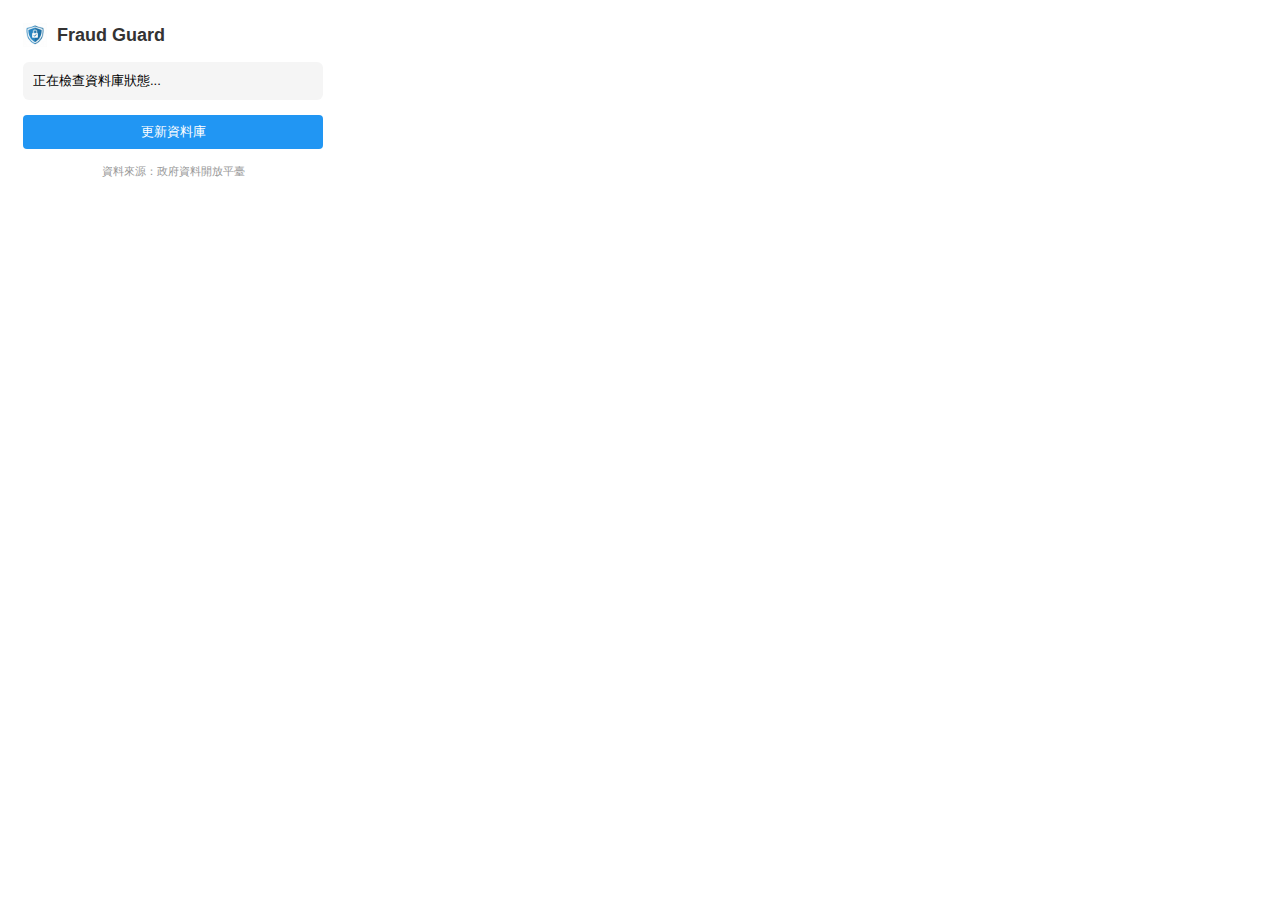
<file: popup.html>
<!DOCTYPE html>
<html>

<head>
  <meta charset="UTF-8">
  <style>
    body {
      width: 300px;
      padding: 15px;
      font-family: -apple-system, BlinkMacSystemFont, "Segoe UI", Roboto, Helvetica, Arial, sans-serif;
    }

    h1 {
      font-size: 18px;
      margin-top: 0;
      color: #333;
      display: flex;
      align-items: center;
      gap: 10px;
    }

    .status {
      margin: 15px 0;
      padding: 10px;
      background-color: #f5f5f5;
      border-radius: 6px;
      font-size: 13px;
    }

    button {
      width: 100%;
      padding: 8px;
      background-color: #2196F3;
      color: white;
      border: none;
      border-radius: 4px;
      cursor: pointer;
    }

    button:hover {
      background-color: #1976D2;
    }

    button:disabled {
      background-color: #ccc;
      cursor: not-allowed;
    }

    .footer {
      margin-top: 15px;
      font-size: 11px;
      color: #999;
      text-align: center;
    }
  </style>
</head>

<body>
  <h1>
    <img src="icons/icon48.png" width="24" height="24">
    Fraud Guard
  </h1>

  <div class="status" id="status">
    正在檢查資料庫狀態...
  </div>

  <button id="updateBtn">更新資料庫</button>

  <div class="footer">
    資料來源：政府資料開放平臺
  </div>

  <script src="popup.js"></script>
</body>

</html>
</file>
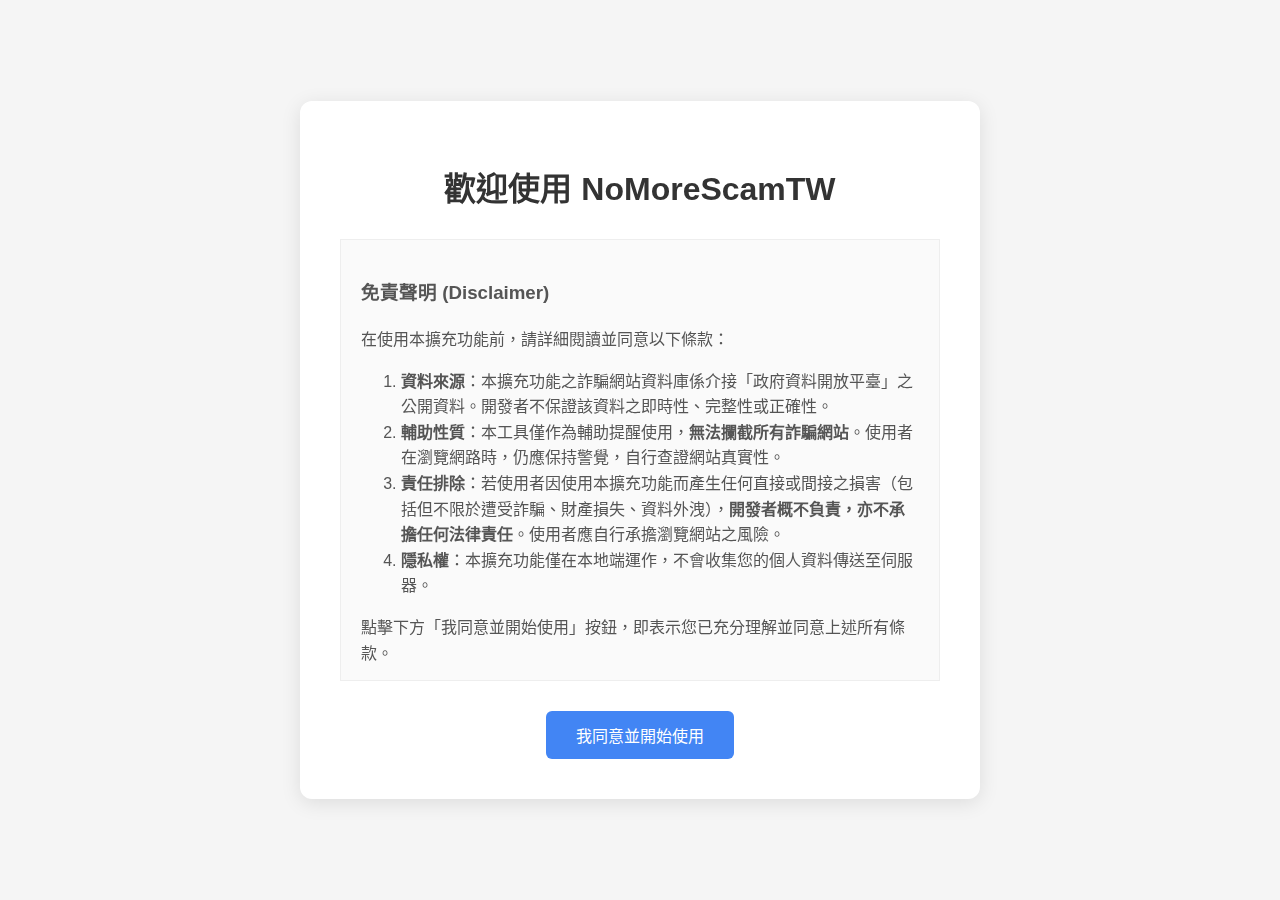
<file: welcome.html>
<!DOCTYPE html>
<html lang="zh-TW">
<head>
  <meta charset="UTF-8">
  <meta name="viewport" content="width=device-width, initial-scale=1.0">
  <title>NoMoreScamTW - 免責聲明與使用條款</title>
  <style>
    body {
      font-family: 'Microsoft JhengHei', sans-serif;
      margin: 0;
      padding: 0;
      display: flex;
      justify-content: center;
      align-items: center;
      min-height: 100vh;
      background-color: #f5f5f5;
    }
    .container {
      background: white;
      padding: 40px;
      border-radius: 12px;
      box-shadow: 0 4px 20px rgba(0,0,0,0.1);
      max-width: 600px;
      width: 90%;
    }
    h1 {
      color: #333;
      text-align: center;
      margin-bottom: 30px;
    }
    .content {
      line-height: 1.6;
      color: #555;
      margin-bottom: 30px;
      max-height: 400px;
      overflow-y: auto;
      border: 1px solid #eee;
      padding: 20px;
      background: #fafafa;
    }
    .btn-container {
      text-align: center;
    }
    button {
      background-color: #4285f4;
      color: white;
      border: none;
      padding: 12px 30px;
      font-size: 16px;
      border-radius: 6px;
      cursor: pointer;
      transition: background-color 0.2s;
    }
    button:hover {
      background-color: #3367d6;
    }
    button:disabled {
      background-color: #ccc;
      cursor: not-allowed;
    }
  </style>
</head>
<body>
  <div class="container">
    <h1>歡迎使用 NoMoreScamTW</h1>
    <div class="content">
      <h3>免責聲明 (Disclaimer)</h3>
      <p>在使用本擴充功能前，請詳細閱讀並同意以下條款：</p>
      <ol>
        <li><strong>資料來源</strong>：本擴充功能之詐騙網站資料庫係介接「政府資料開放平臺」之公開資料。開發者不保證該資料之即時性、完整性或正確性。</li>
        <li><strong>輔助性質</strong>：本工具僅作為輔助提醒使用，<strong>無法攔截所有詐騙網站</strong>。使用者在瀏覽網路時，仍應保持警覺，自行查證網站真實性。</li>
        <li><strong>責任排除</strong>：若使用者因使用本擴充功能而產生任何直接或間接之損害（包括但不限於遭受詐騙、財產損失、資料外洩），<strong>開發者概不負責，亦不承擔任何法律責任</strong>。使用者應自行承擔瀏覽網站之風險。</li>
        <li><strong>隱私權</strong>：本擴充功能僅在本地端運作，不會收集您的個人資料傳送至伺服器。</li>
      </ol>
      <p>點擊下方「我同意並開始使用」按鈕，即表示您已充分理解並同意上述所有條款。</p>
    </div>
    <div class="btn-container">
      <button id="agreeBtn">我同意並開始使用</button>
    </div>
  </div>
  <script src="welcome.js"></script>
</body>
</html>
</file>
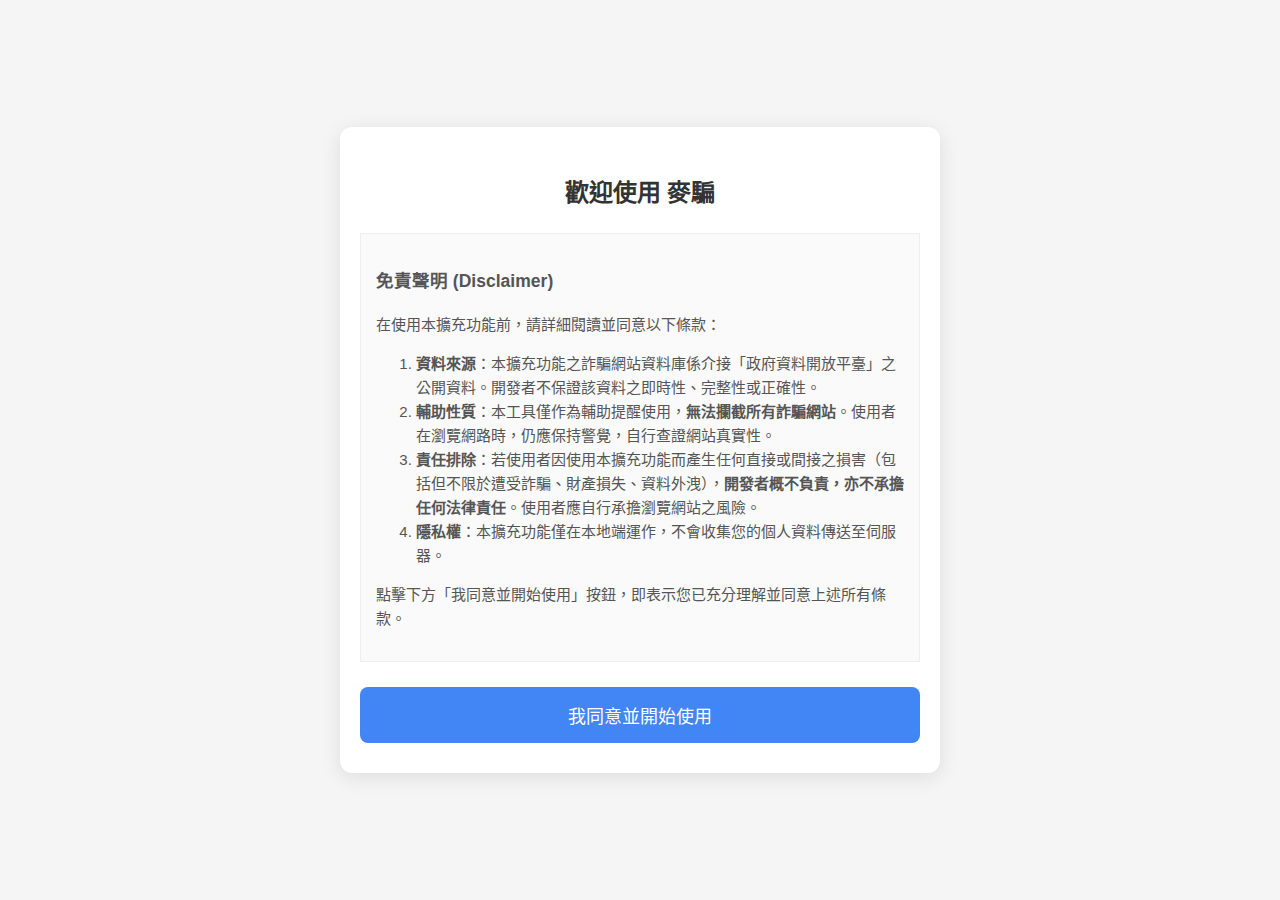
<file: chrome_extension/welcome.html>
<!DOCTYPE html>
<html lang="zh-TW">

<head>
  <meta charset="UTF-8">
  <meta name="viewport" content="width=device-width, initial-scale=1.0">
  <title>麥騙 - 免責聲明與使用條款</title>
  <style>
    body {
      font-family: 'Microsoft JhengHei', sans-serif;
      margin: 0;
      padding: 0;
      display: flex;
      justify-content: center;
      align-items: center;
      min-height: 100vh;
      background-color: #f5f5f5;
    }

    .container {
      background: white;
      padding: 30px 20px;
      border-radius: 12px;
      box-shadow: 0 4px 20px rgba(0, 0, 0, 0.1);
      max-width: 600px;
      width: 90%;
      box-sizing: border-box;
    }

    h1 {
      color: #333;
      text-align: center;
      margin-bottom: 25px;
      font-size: 24px;
    }

    .content {
      line-height: 1.6;
      color: #555;
      margin-bottom: 25px;
      max-height: 50vh;
      overflow-y: auto;
      border: 1px solid #eee;
      padding: 15px;
      background: #fafafa;
      font-size: 15px;
    }

    .btn-container {
      text-align: center;
    }

    button {
      background-color: #4285f4;
      color: white;
      border: none;
      padding: 15px 30px;
      font-size: 18px;
      font-weight: 500;
      border-radius: 8px;
      cursor: pointer;
      transition: background-color 0.2s;
      width: 100%;
    }

    button:hover {
      background-color: #3367d6;
    }

    button:disabled {
      background-color: #ccc;
      cursor: not-allowed;
    }
  </style>
</head>

<body>
  <div class="container">
    <h1>歡迎使用 麥騙</h1>
    <div class="content">
      <h3>免責聲明 (Disclaimer)</h3>
      <p>在使用本擴充功能前，請詳細閱讀並同意以下條款：</p>
      <ol>
        <li><strong>資料來源</strong>：本擴充功能之詐騙網站資料庫係介接「政府資料開放平臺」之公開資料。開發者不保證該資料之即時性、完整性或正確性。</li>
        <li><strong>輔助性質</strong>：本工具僅作為輔助提醒使用，<strong>無法攔截所有詐騙網站</strong>。使用者在瀏覽網路時，仍應保持警覺，自行查證網站真實性。</li>
        <li>
          <strong>責任排除</strong>：若使用者因使用本擴充功能而產生任何直接或間接之損害（包括但不限於遭受詐騙、財產損失、資料外洩），<strong>開發者概不負責，亦不承擔任何法律責任</strong>。使用者應自行承擔瀏覽網站之風險。
        </li>
        <li><strong>隱私權</strong>：本擴充功能僅在本地端運作，不會收集您的個人資料傳送至伺服器。</li>
      </ol>
      <p>點擊下方「我同意並開始使用」按鈕，即表示您已充分理解並同意上述所有條款。</p>
    </div>
    <div class="btn-container">
      <button id="agreeBtn">我同意並開始使用</button>
    </div>
  </div>
  <script src="welcome.js"></script>
</body>

</html>
</file>
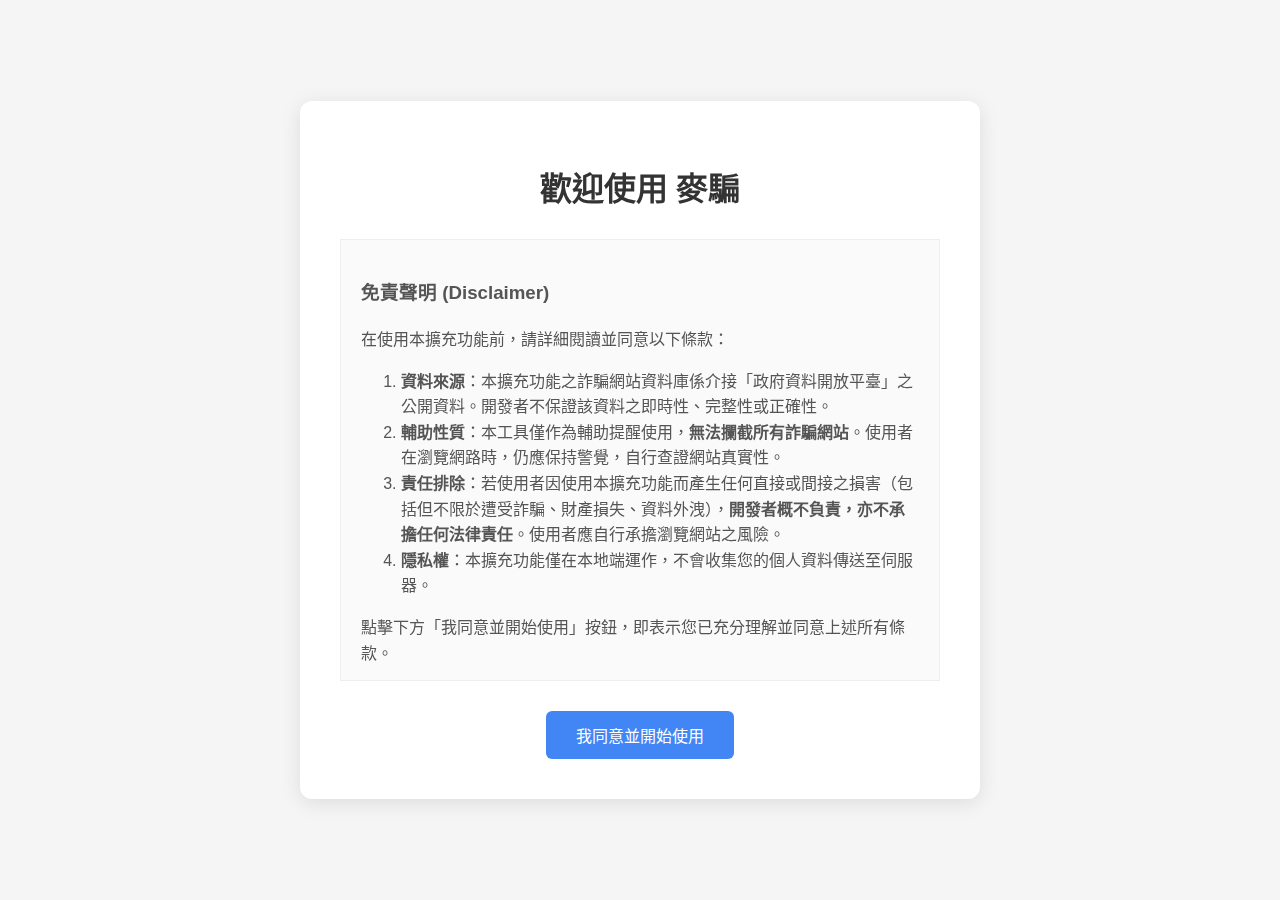
<file: ios/NoMoreScamTW/welcome.html>
<!DOCTYPE html>
<html lang="zh-TW">

<head>
  <meta charset="UTF-8">
  <meta name="viewport" content="width=device-width, initial-scale=1.0">
  <title>麥騙 - 免責聲明與使用條款</title>
  <style>
    body {
      font-family: 'Microsoft JhengHei', sans-serif;
      margin: 0;
      padding: 0;
      display: flex;
      justify-content: center;
      align-items: center;
      min-height: 100vh;
      background-color: #f5f5f5;
    }

    .container {
      background: white;
      padding: 40px;
      border-radius: 12px;
      box-shadow: 0 4px 20px rgba(0, 0, 0, 0.1);
      max-width: 600px;
      width: 90%;
    }

    h1 {
      color: #333;
      text-align: center;
      margin-bottom: 30px;
    }

    .content {
      line-height: 1.6;
      color: #555;
      margin-bottom: 30px;
      max-height: 400px;
      overflow-y: auto;
      border: 1px solid #eee;
      padding: 20px;
      background: #fafafa;
    }

    .btn-container {
      text-align: center;
    }

    button {
      background-color: #4285f4;
      color: white;
      border: none;
      padding: 12px 30px;
      font-size: 16px;
      border-radius: 6px;
      cursor: pointer;
      transition: background-color 0.2s;
    }

    button:hover {
      background-color: #3367d6;
    }

    button:disabled {
      background-color: #ccc;
      cursor: not-allowed;
    }
  </style>
</head>

<body>
  <div class="container">
    <h1>歡迎使用 麥騙</h1>
    <div class="content">
      <h3>免責聲明 (Disclaimer)</h3>
      <p>在使用本擴充功能前，請詳細閱讀並同意以下條款：</p>
      <ol>
        <li><strong>資料來源</strong>：本擴充功能之詐騙網站資料庫係介接「政府資料開放平臺」之公開資料。開發者不保證該資料之即時性、完整性或正確性。</li>
        <li><strong>輔助性質</strong>：本工具僅作為輔助提醒使用，<strong>無法攔截所有詐騙網站</strong>。使用者在瀏覽網路時，仍應保持警覺，自行查證網站真實性。</li>
        <li>
          <strong>責任排除</strong>：若使用者因使用本擴充功能而產生任何直接或間接之損害（包括但不限於遭受詐騙、財產損失、資料外洩），<strong>開發者概不負責，亦不承擔任何法律責任</strong>。使用者應自行承擔瀏覽網站之風險。
        </li>
        <li><strong>隱私權</strong>：本擴充功能僅在本地端運作，不會收集您的個人資料傳送至伺服器。</li>
      </ol>
      <p>點擊下方「我同意並開始使用」按鈕，即表示您已充分理解並同意上述所有條款。</p>
    </div>
    <div class="btn-container">
      <button id="agreeBtn">我同意並開始使用</button>
    </div>
  </div>
  <script src="welcome.js"></script>
</body>

</html>
</file>
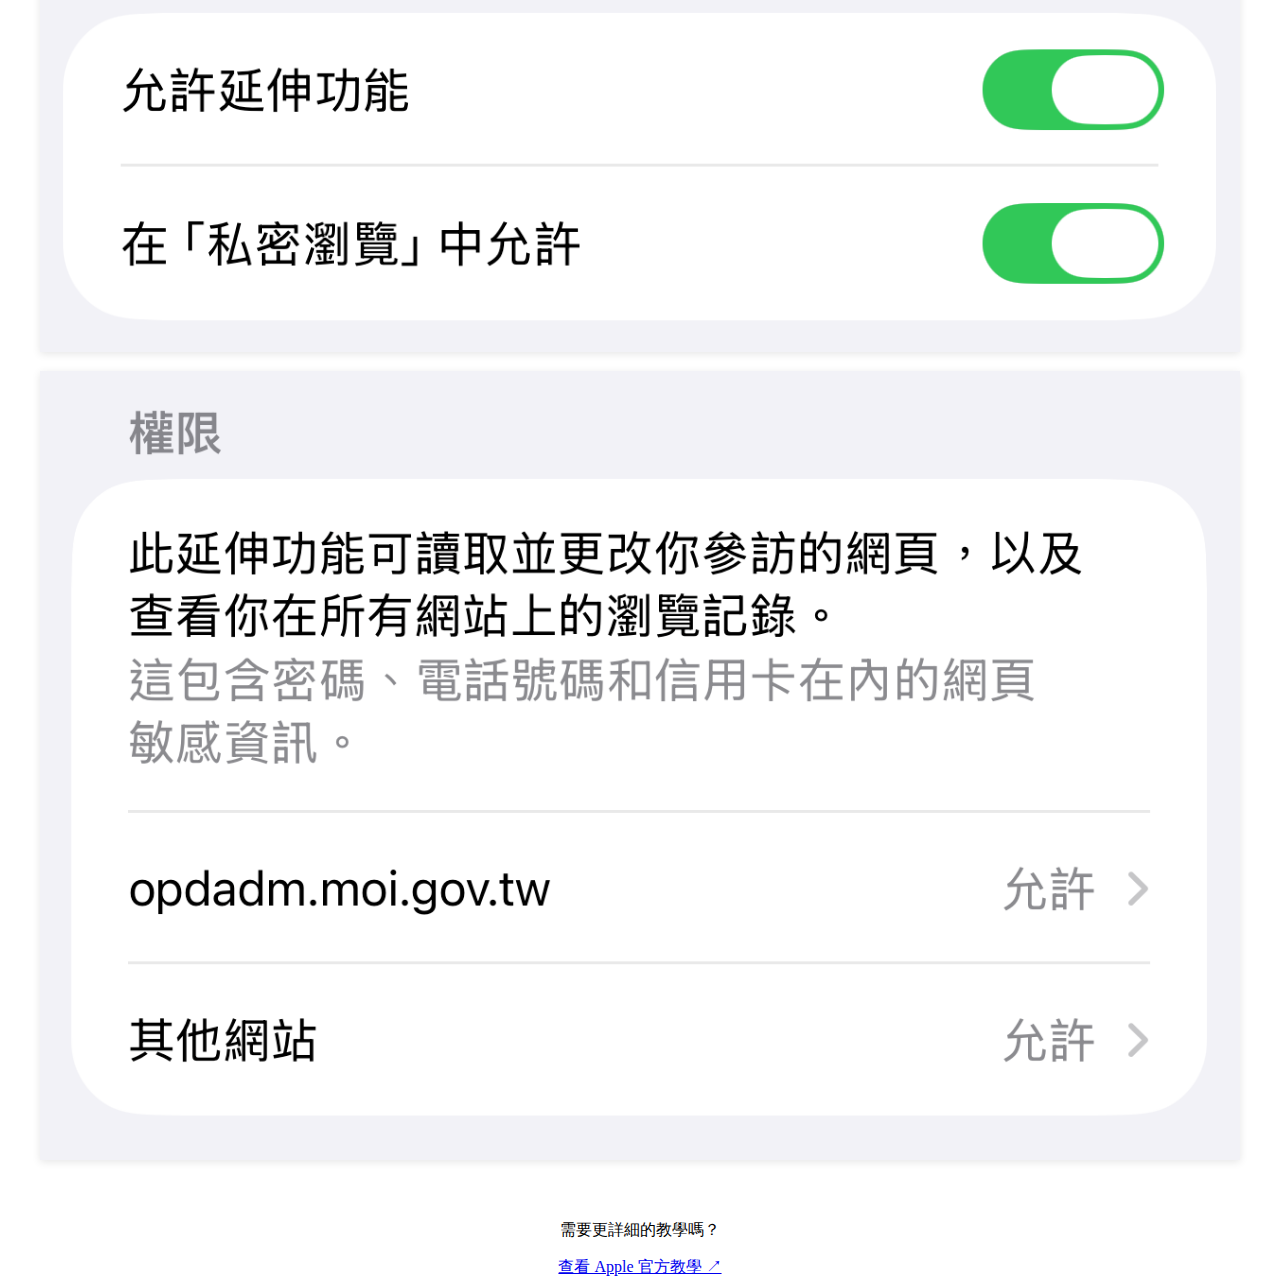
<file: ios/XcodeProject/NoMoreScamTW/NoMoreScamTW/Resources/Base.lproj/Main.html>
<!DOCTYPE html>
<html>

<head>
    <meta http-equiv="Content-Type" content="text/html; charset=utf-8">
    <meta http-equiv="Content-Security-Policy" content="default-src 'self' 'unsafe-inline';">

    <meta name="viewport" content="width=device-width, initial-scale=1, user-scalable=no">

    <link rel="stylesheet" href="../Style.css">
</head>

<body>
    <img src="../Icon.png" width="96" height="96" alt="NoMoreScamTW Icon"
        style="border-radius: 20px; box-shadow: 0 4px 12px rgba(0,0,0,0.1);">

    <div class="instructions" id="tutorialSection">
        <h2 id="title">歡迎使用 麥騙 <span style="font-size: 14px; color: #888; font-weight: normal;">v2.4.3</span></h2>

        <!-- Step 1 -->
        <p id="step1">1. 點擊按鈕，前往 <b>「App」</b> > <b>「Safari」</b> > <b>「延伸功能」</b></p>
        <button id="openSettingsBtn" style="
            background: #2196F3;
            color: white;
            border: none;
            padding: 10px 20px;
            border-radius: 8px;
            font-size: 15px;
            font-weight: 600;
            cursor: pointer;
            width: 100%;
            margin: 5px 0 15px 0;
            box-shadow: 0 2px 5px rgba(33, 150, 243, 0.3);
        ">前往設定</button>

        <!-- Step 2 -->
        <p id="step2">2. 請將 <b>「麥騙」</b> 開啟，並設定為 <b>「允許」</b></p>
        <div style="text-align: center; margin-bottom: 20px;">
            <img src="../Permission_1.png" class="instruction-img"
                style="max-width: 100%; margin-bottom: 15px; box-shadow: 0 2px 8px rgba(0,0,0,0.1);" alt="開啟麥騙">
            <img src="../Permission_2.png" class="instruction-img"
                style="max-width: 100%; box-shadow: 0 2px 8px rgba(0,0,0,0.1);" alt="設定允許">
        </div>

        <!-- Step 3 (Hidden initially, shown after settings) -->
        <div id="step3Container"
            style="display: none; margin-top: 15px; border-top: 1px dashed #ddd; padding-top: 15px;">
            <p id="step3">3. 完成設定後，App 會顯示在 Safari 網址列中</p>

            <img src="../Instruction_iPhone.png" class="instruction-img img-iphone" alt="iPhone 示意圖">
            <img src="../Instruction_iPad.png" class="instruction-img img-ipad" alt="iPad 示意圖">

            <button id="testSafariBtn" onclick="window.webkit.messageHandlers.controller.postMessage('openSafari')"
                style="
                background: #4caf50;
                color: white;
                border: none;
                padding: 10px 20px;
                border-radius: 8px;
                font-size: 15px;
                font-weight: 600;
                cursor: pointer;
                width: 100%;
                margin-top: 15px;
                box-shadow: 0 2px 5px rgba(76, 175, 80, 0.3);
            ">開啟 Safari</button>
        </div>
    </div>

    <div id="footerSection">
        <p>需要更詳細的教學嗎？</p>
        <a href="https://support.apple.com/zh-tw/guide/iphone/iphab0432bf6/ios" target="_blank">
            查看 Apple 官方教學 ↗
        </a>
    </div>

    <script>
        let settingsClicked = false;

        document.getElementById('openSettingsBtn').addEventListener('click', function () {
            settingsClicked = true;
            try {
                if (window.webkit && window.webkit.messageHandlers && window.webkit.messageHandlers.controller) {
                    window.webkit.messageHandlers.controller.postMessage("openSettings");
                }
            } catch (err) {
                console.error(err);
            }
        });

        // Called by Swift when app returns to foreground
        window.appDidResume = function () {
            if (settingsClicked) {
                document.getElementById('step3Container').style.display = 'block'; // Show Step 3 Container

                // Scroll to bottom smoothly
                setTimeout(() => {
                    document.getElementById('step3Container').scrollIntoView({ behavior: 'smooth' });
                }, 100);

                settingsClicked = false;
            }
        }
    </script>
</body>

</html>
</file>
<file: ios/XcodeProject/NoMoreScamTW/NoMoreScamTW/Resources/Style.css>
* {
    -webkit-user-select: none;
    -webkit-user-drag: none;
    cursor: default;
}

:root {
    color-scheme: light dark;

    --spacing: 20px;
}

html {
    height: 100%;
}

body {
    display: flex;
    align-items: center;
    justify-content: center;
    flex-direction: column;

    gap: var(--spacing);
    margin: 0 calc(var(--spacing) * 2);
    height: 100%;

    font: -apple-system-short-body;
    text-align: center;
}
</file>
